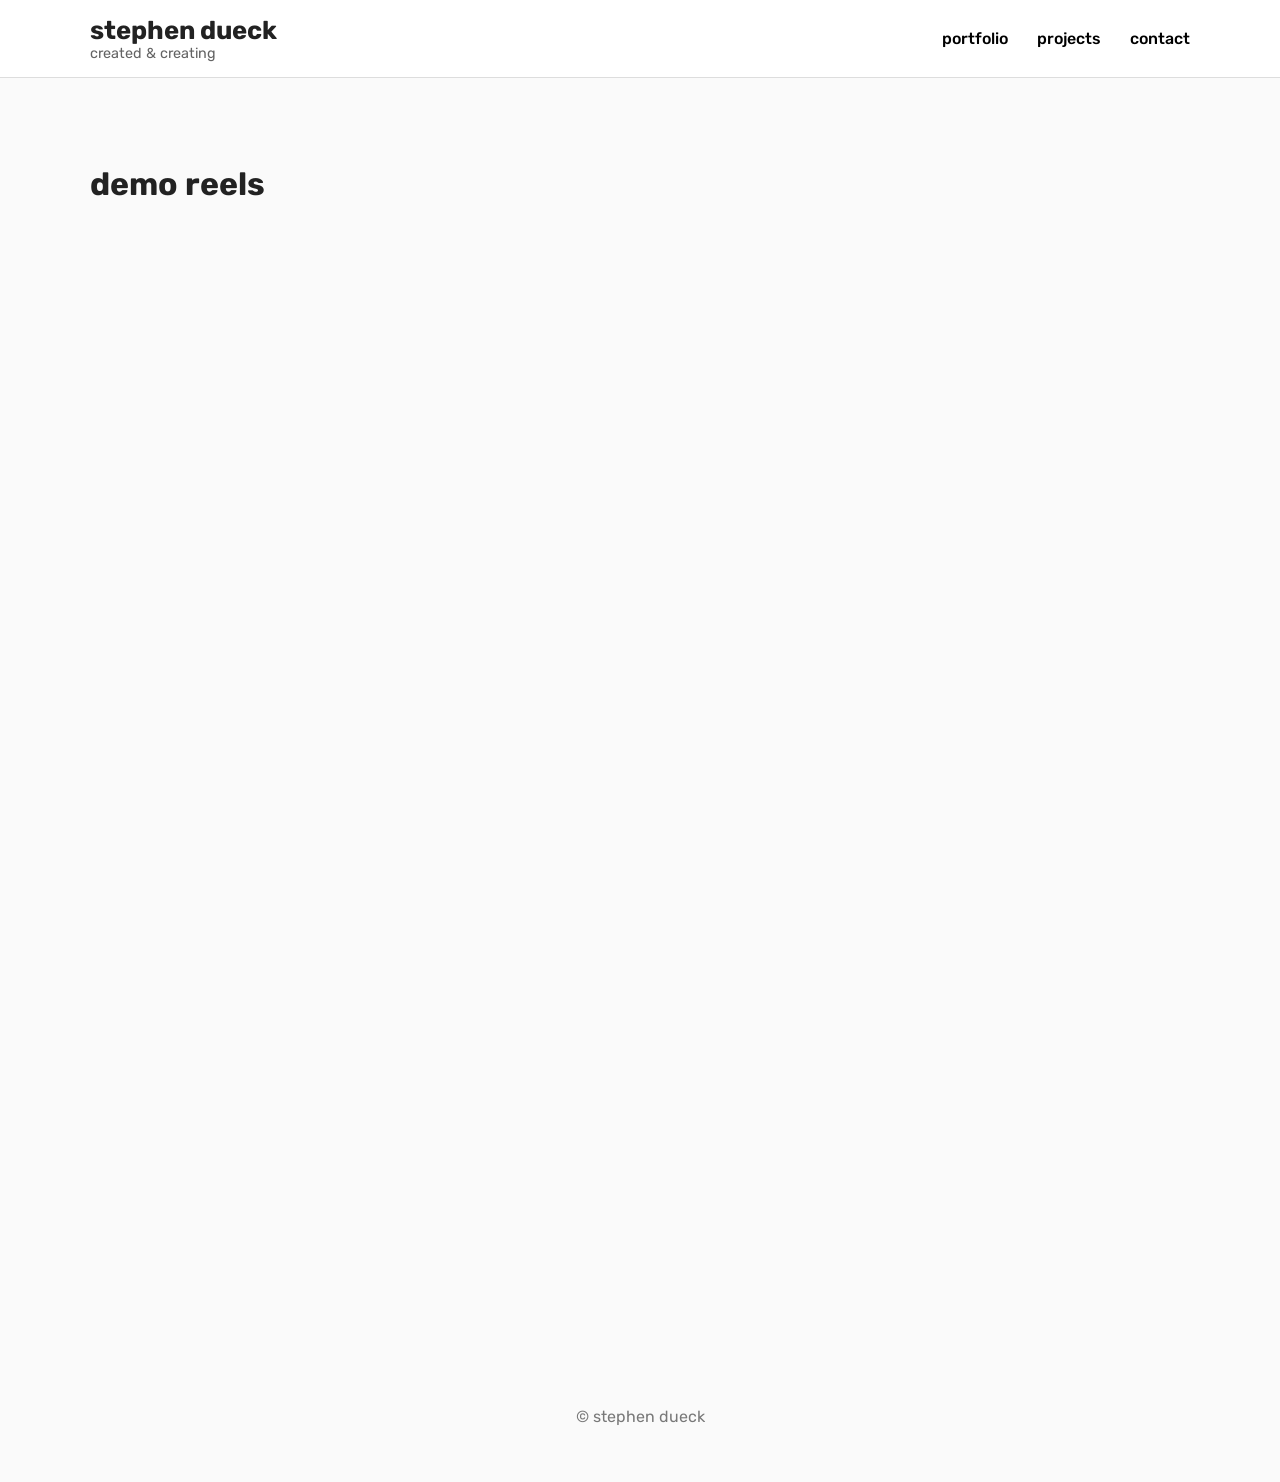
<file: animation.html>
<!DOCTYPE html>
<html lang="en">
<head>
<meta charset="UTF-8">
<meta name="viewport" content="width=device-width, initial-scale=1.0">
<title>illustration | stephen dueck</title>
<link rel="stylesheet" href="style.css">
<link href="https://fonts.googleapis.com/css2?family=Rubik:wght@300;400;600&display=swap" rel="stylesheet">
</head>

<body>

<header>
  <div class="header-container">
    <div class="site-title">
      <h1><a href="index.html" class="home-link">stephen dueck</a></h1>
      <p class="subtitle">created & creating</p>
    </div>
    <nav>
      <a href="portfolio.html">portfolio</a>
      <a href="projects.html">projects</a>
      <a href="contact.html">contact</a>
    </nav>
  </div>
</header>

<main> 
  
<main class="page">

<h2 class="page-title">demo reels</h2>

</body>
</html><div class="video-wrapper">
<iframe width="560" height="315" src="https://www.youtube.com/embed/i7ERubEAsdc?si=TWfpncrhkJADLOwI" title="YouTube video player" frameborder="0" allow="accelerometer; autoplay; clipboard-write; encrypted-media; gyroscope; web-share" referrerpolicy="strict-origin-when-cross-origin" allowfullscreen></iframe>
  </iframe>
</div>

</body>
</html><div class="video-wrapper">
<iframe width="560" height="315" src="https://www.youtube.com/embed/yePdCPzeUAM?si=3ikPcYgohAKfVuzn" title="YouTube video player" frameborder="0" allow="accelerometer; autoplay; clipboard-write; encrypted-media; gyroscope; web-share" referrerpolicy="strict-origin-when-cross-origin" allowfullscreen></iframe>  </iframe>
</div>


</main>

<footer>
  <p>© stephen dueck</p>
</footer>
</file>
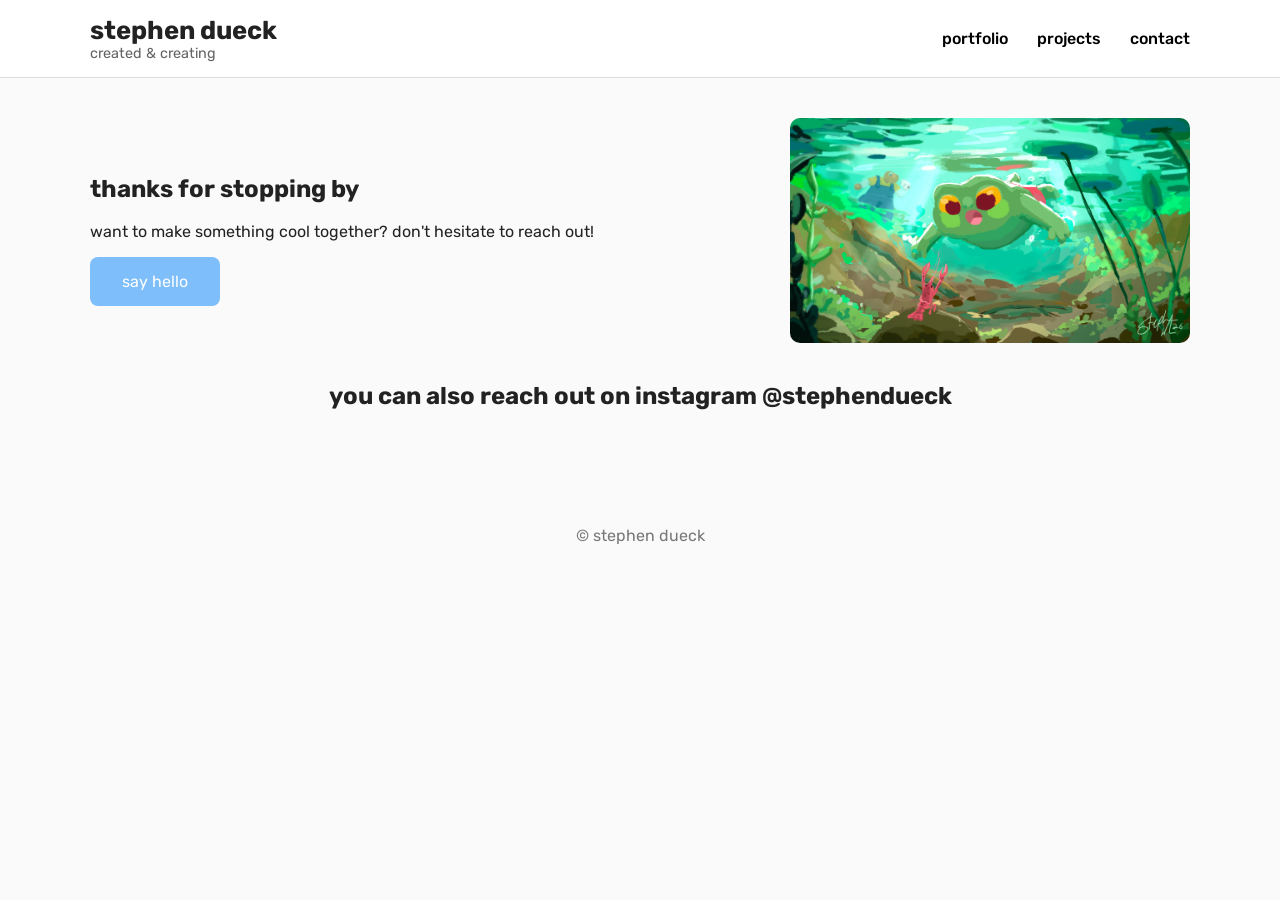
<file: contact.html>
<!DOCTYPE html>
<html lang="en">
<head>
<meta charset="UTF-8">
<meta name="viewport" content="width=device-width, initial-scale=1.0">

<title>stephen dueck</title>

<link rel="stylesheet" href="style.css">

<!-- rubik font -->
<link href="https://fonts.googleapis.com/css2?family=Rubik:wght@300;400;600&display=swap" rel="stylesheet">
</head>

<body>

<header>
  <div class="header-container">

    <div class="site-title">
      <h1>
        <a href="index.html" class="home-link">
          stephen dueck
        </a>
      </h1>
      <p class="subtitle">created & creating</p>
    </div>

    <nav>
      <a href="portfolio.html">portfolio</a>
      <a href="projects.html">projects</a>
      <a href="contact.html">contact</a>
    </nav>

  </div>
</header>

<main>
</div> 
</section>
    
<section class="links">
  <div class="links-grid">
    
    <div>
      <h2 class="section-title">thanks for stopping by</h2>
      <p>
        want to make something cool together? don't hesitate to reach out!
      </p>
      
<a href="mailto:stephe.dueck@gmail.com?subject=Hello!" class="button" target="_blank" rel="noopener">say hello</a>
</div>
    
       <img src="images/2GB/blueworld.png">
     
  </div>
<br>
<div class="center">
<h2 class="section-title">you can also reach out on instagram @stephendueck</h2>
</div>
</section>

</main>

<footer>
  <p>© stephen dueck</p>
</footer>

</body>
</html>
</file>
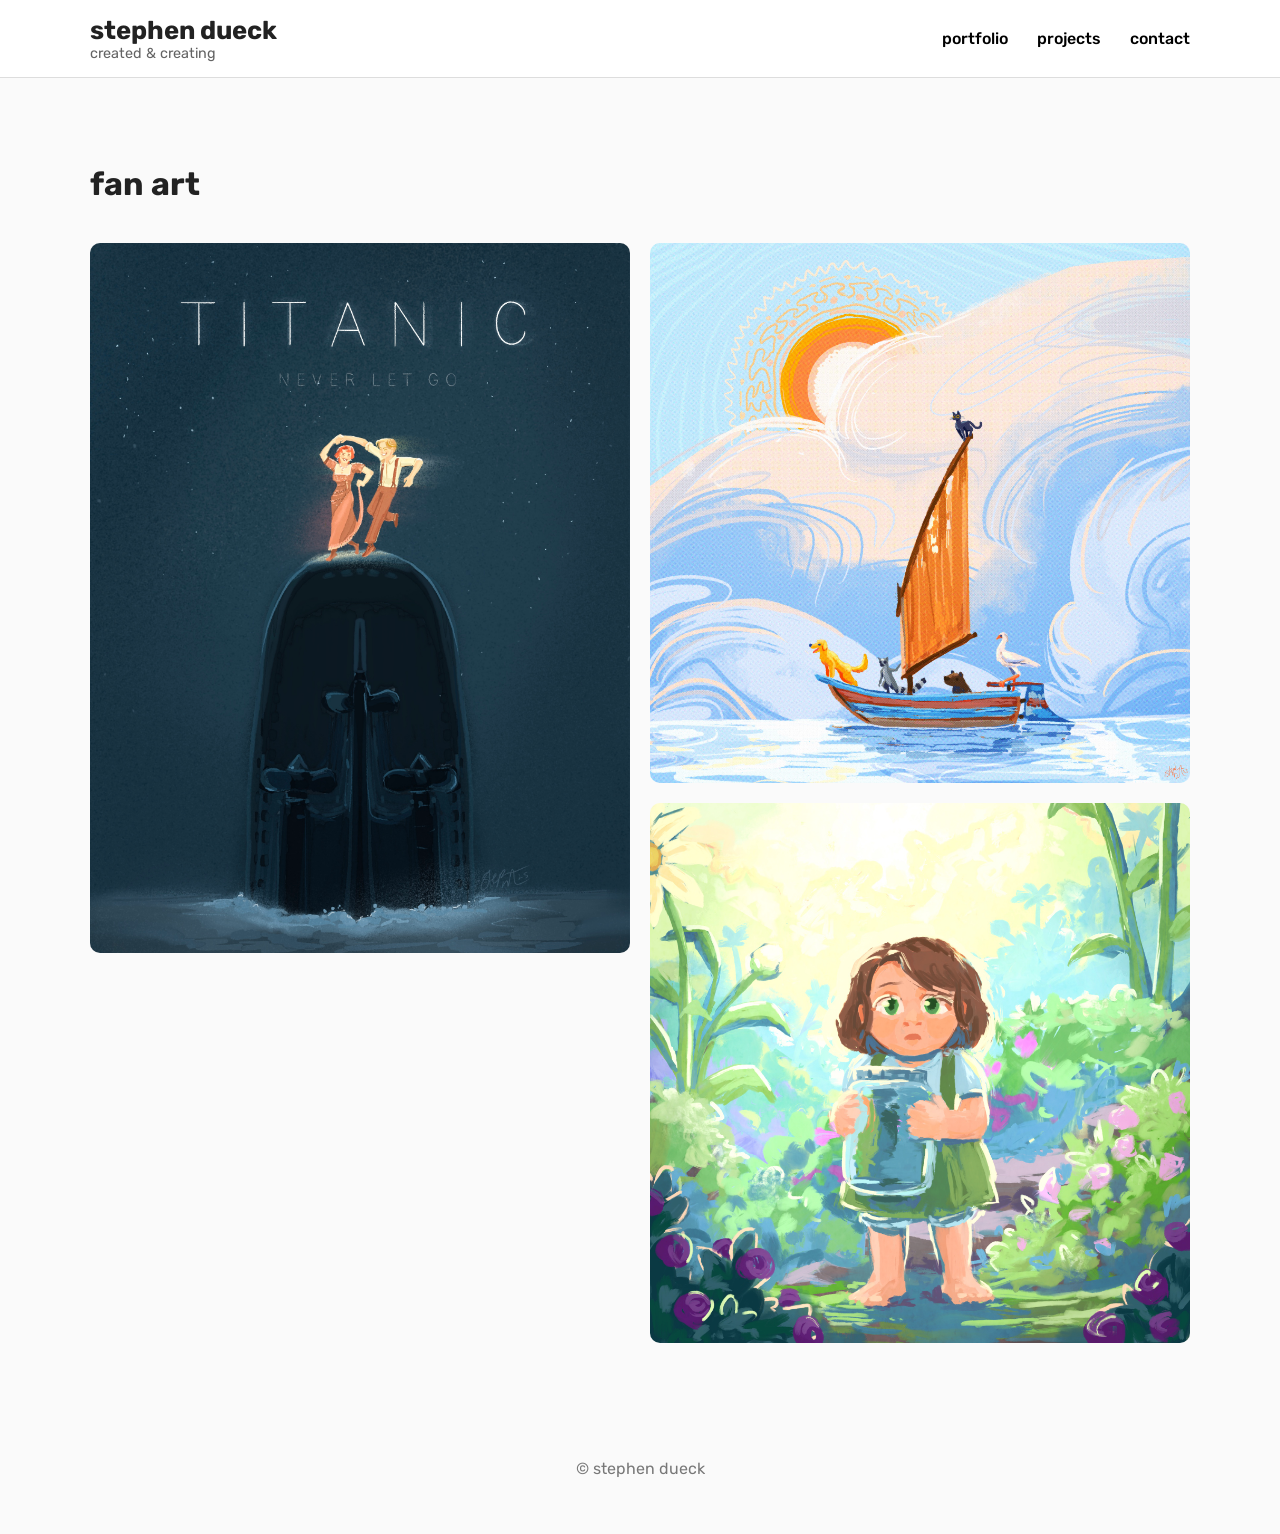
<file: fan art.html>
<!DOCTYPE html>
<html lang="en">
<head>
<meta charset="UTF-8">
<meta name="viewport" content="width=device-width, initial-scale=1.0">
<title>illustration | stephen dueck</title>
<link rel="stylesheet" href="style.css">
<link href="https://fonts.googleapis.com/css2?family=Rubik:wght@300;400;600&display=swap" rel="stylesheet">
</head>

<body>

<header>
  <div class="header-container">
    <div class="site-title">
      <h1><a href="index.html" class="home-link">stephen dueck</a></h1>
      <p class="subtitle">created & creating</p>
    </div>
    <nav>
      <a href="portfolio.html">portfolio</a>
      <a href="projects.html">projects</a>
      <a href="contact.html">contact</a>
    </nav>
  </div>
</header>

<main class="page">

<h2 class="page-title">fan art</h2>

<div class="gallery">
  <img src="images/fanart/titanic.jpg">
  <img src="images/fanart/flow.jpg">
  <img src="images/fanart/amelie.jpg">
</div>

</main>

<footer>
  <p>© stephen dueck</p>
</footer>

</body>
</html>
</file>
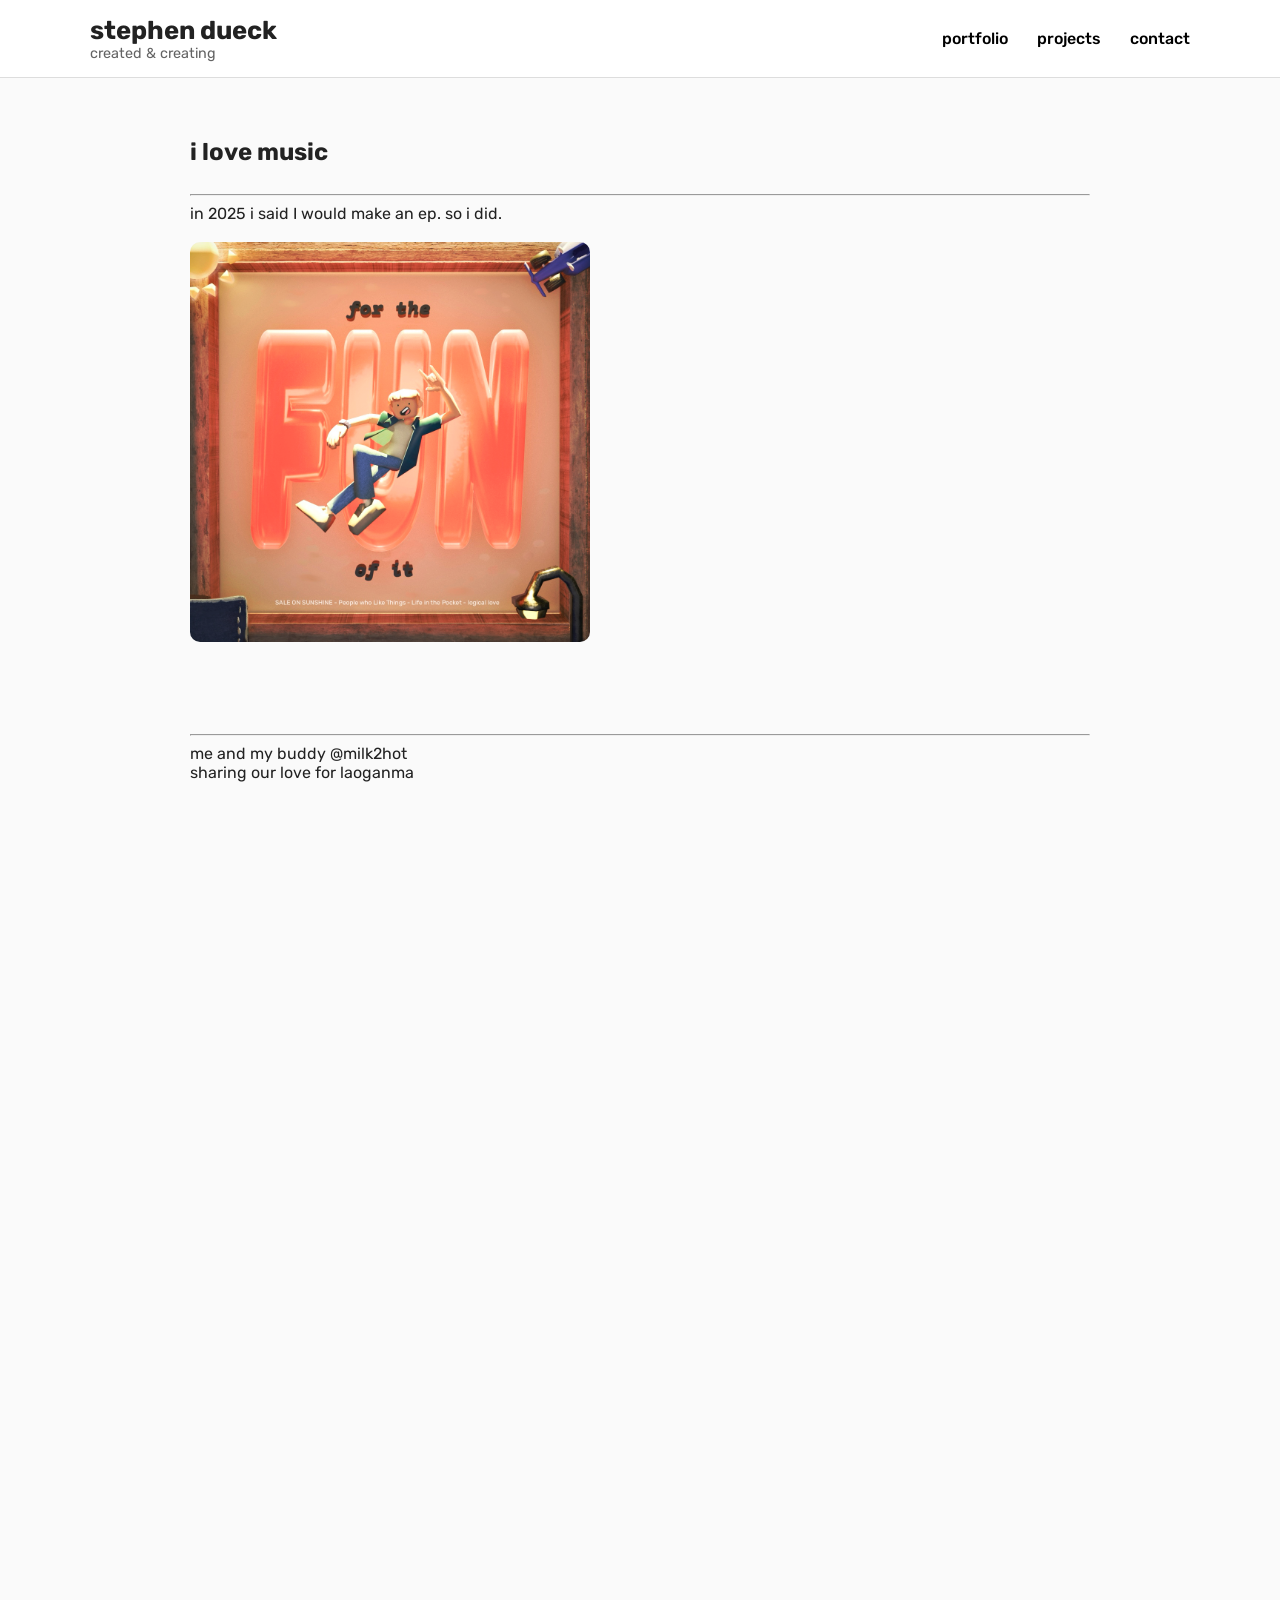
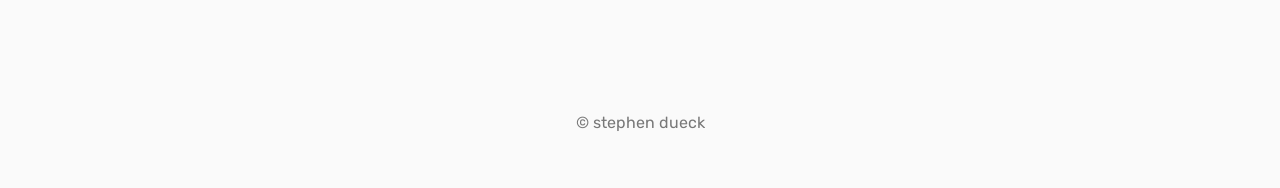
<file: music.html>
<!DOCTYPE html>
<html lang="en">
<head>
<meta charset="UTF-8">
<meta name="viewport" content="width=device-width, initial-scale=1.0">

<title>stephen dueck</title>

<link rel="stylesheet" href="style.css">

<!-- rubik font -->
<link href="https://fonts.googleapis.com/css2?family=Rubik:wght@300;400;600&display=swap" rel="stylesheet">
</head>

<body>

<header>
  <div class="header-container">

    <div class="site-title">
      <h1>
        <a href="index.html" class="home-link">
          stephen dueck
        </a>
      </h1>
      <p class="subtitle">created & creating</p>
    </div>

    <nav>
      <a href="portfolio.html">portfolio</a>
      <a href="projects.html">projects</a>
      <a href="contact.html">contact</a>
    </nav>

  </div>
</header>

<main>

<section class="about">
  <div class="about-grid">
  <h2>i love music</h2></h2>
  </div>
  <hr>
<div>
in 2025 i said I would make an ep. so i did.
  <br>
  <br>
</div>
   <div class="links-grid">
 <div>
<img src="images/fun.png">
  </div>
<div class="bandcamp-wrapper">
<iframe style="border: 0; width: 400px; height: 274px;" src="https://bandcamp.com/EmbeddedPlayer/album=3683224593/size=large/bgcol=ffffff/linkcol=0687f5/artwork=small/transparent=true/" seamless><a href="https://stephendueck.bandcamp.com/album/for-the-fun-of-it">For the Fun of It by Stephen Dueck</a></iframe>
  </iframe>
</div>
</section>
<section class="about">
<hr>
<div class="about-grid">
me and my buddy @milk2hot sharing our love for laoganma
</div> 
<div class="video-wrapper short">
  <iframe 
    src="https://www.youtube.com/embed/yeE3oJ5lV54"
    title="YouTube Short"
    frameborder="0"
    allowfullscreen>
  </iframe>
</div>
  
</section>

</main>

<footer>
  <p>© stephen dueck</p>
</footer>

</body>
</html>
</file>
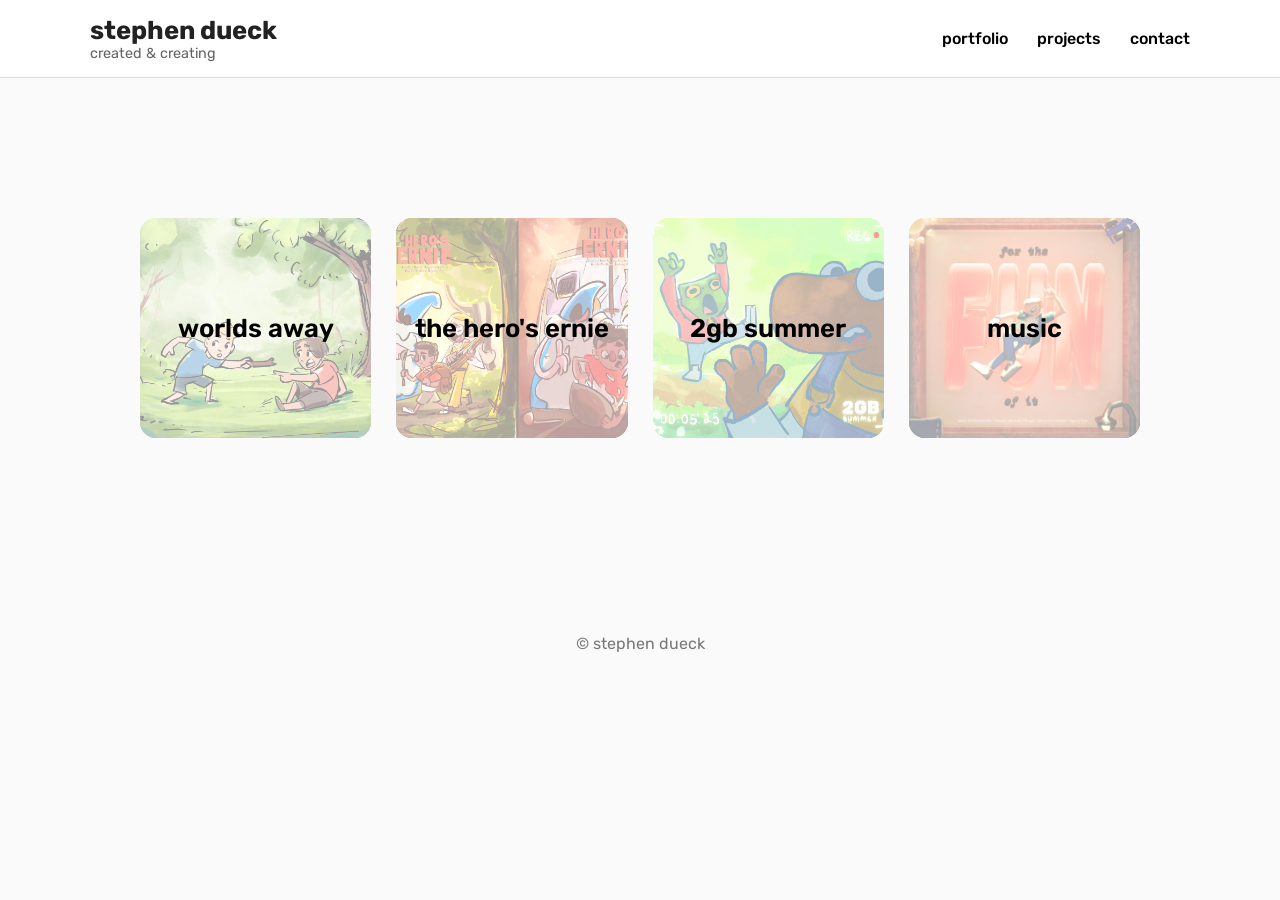
<file: projects.html>
<!DOCTYPE html>
<html lang="en">
<head>
<meta charset="UTF-8">
<meta name="viewport" content="width=device-width, initial-scale=1.0">
<title>portfolio | stephen dueck</title>
<link rel="stylesheet" href="style.css">
<link href="https://fonts.googleapis.com/css2?family=Rubik:wght@300;400;600&display=swap" rel="stylesheet">
</head>

<body>

<header>
  <div class="header-container">
    <div class="site-title">
      <h1><a href="index.html" class="home-link">stephen dueck</a></h1>
      <p class="subtitle">created & creating</p>
    </div>
    <nav>
      <a href="portfolio.html">portfolio</a>
      <a href="projects.html">projects</a>
      <a href="contact.html">contact</a>
    </nav>
  </div>
</header>
<main class="page">
  <div class="project-grid">

    <a href="worlds.html" class="project-card worlds">
      <span>worlds away</span>
    </a>

    <a href="the.html" class="project-card ernie">
      <span>the hero's ernie</span>
    </a>

    <a href="summer.html" class="project-card summer">
      <span>2gb summer</span>
    </a>

    <a href="music.html" class="project-card music">
      <span>music</span>
    </a>

  </div>
</main>
  
<footer>
  <p>© stephen dueck</p>
</footer>

</body>
</html>
</file>
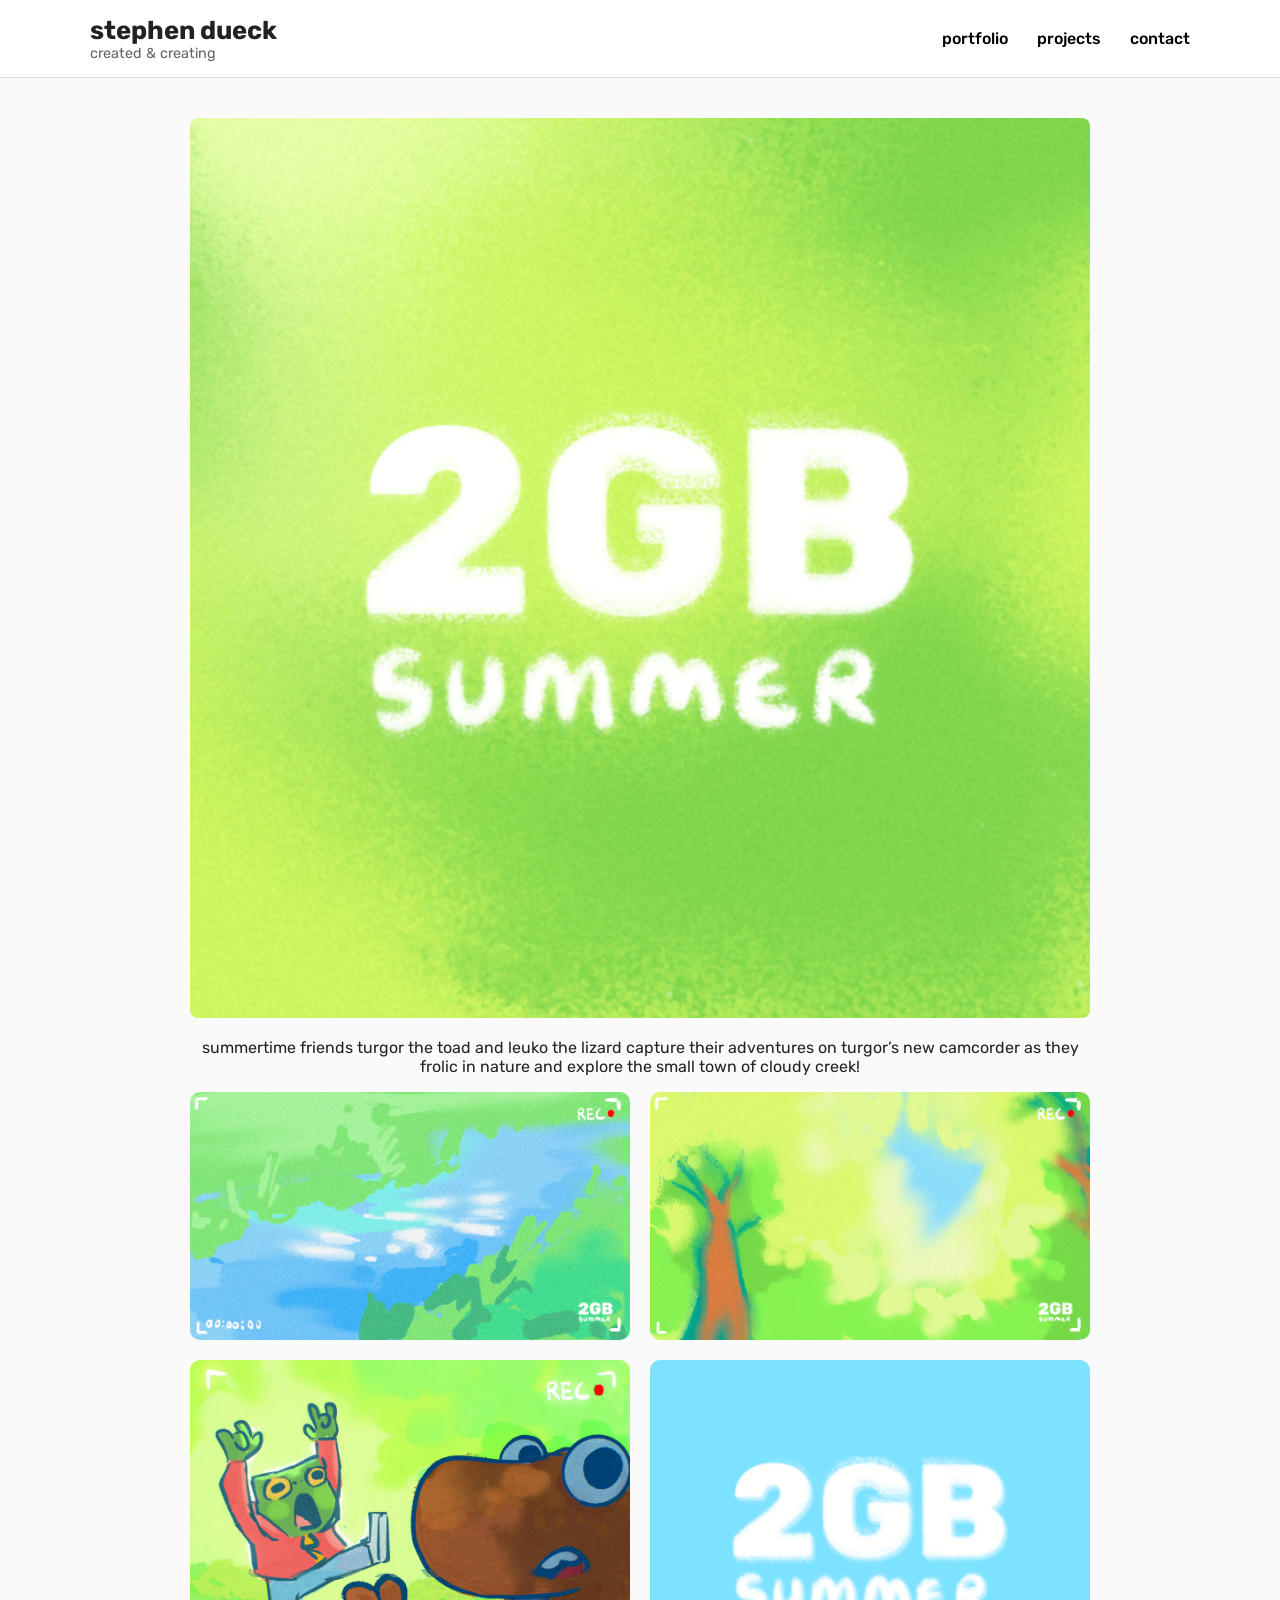
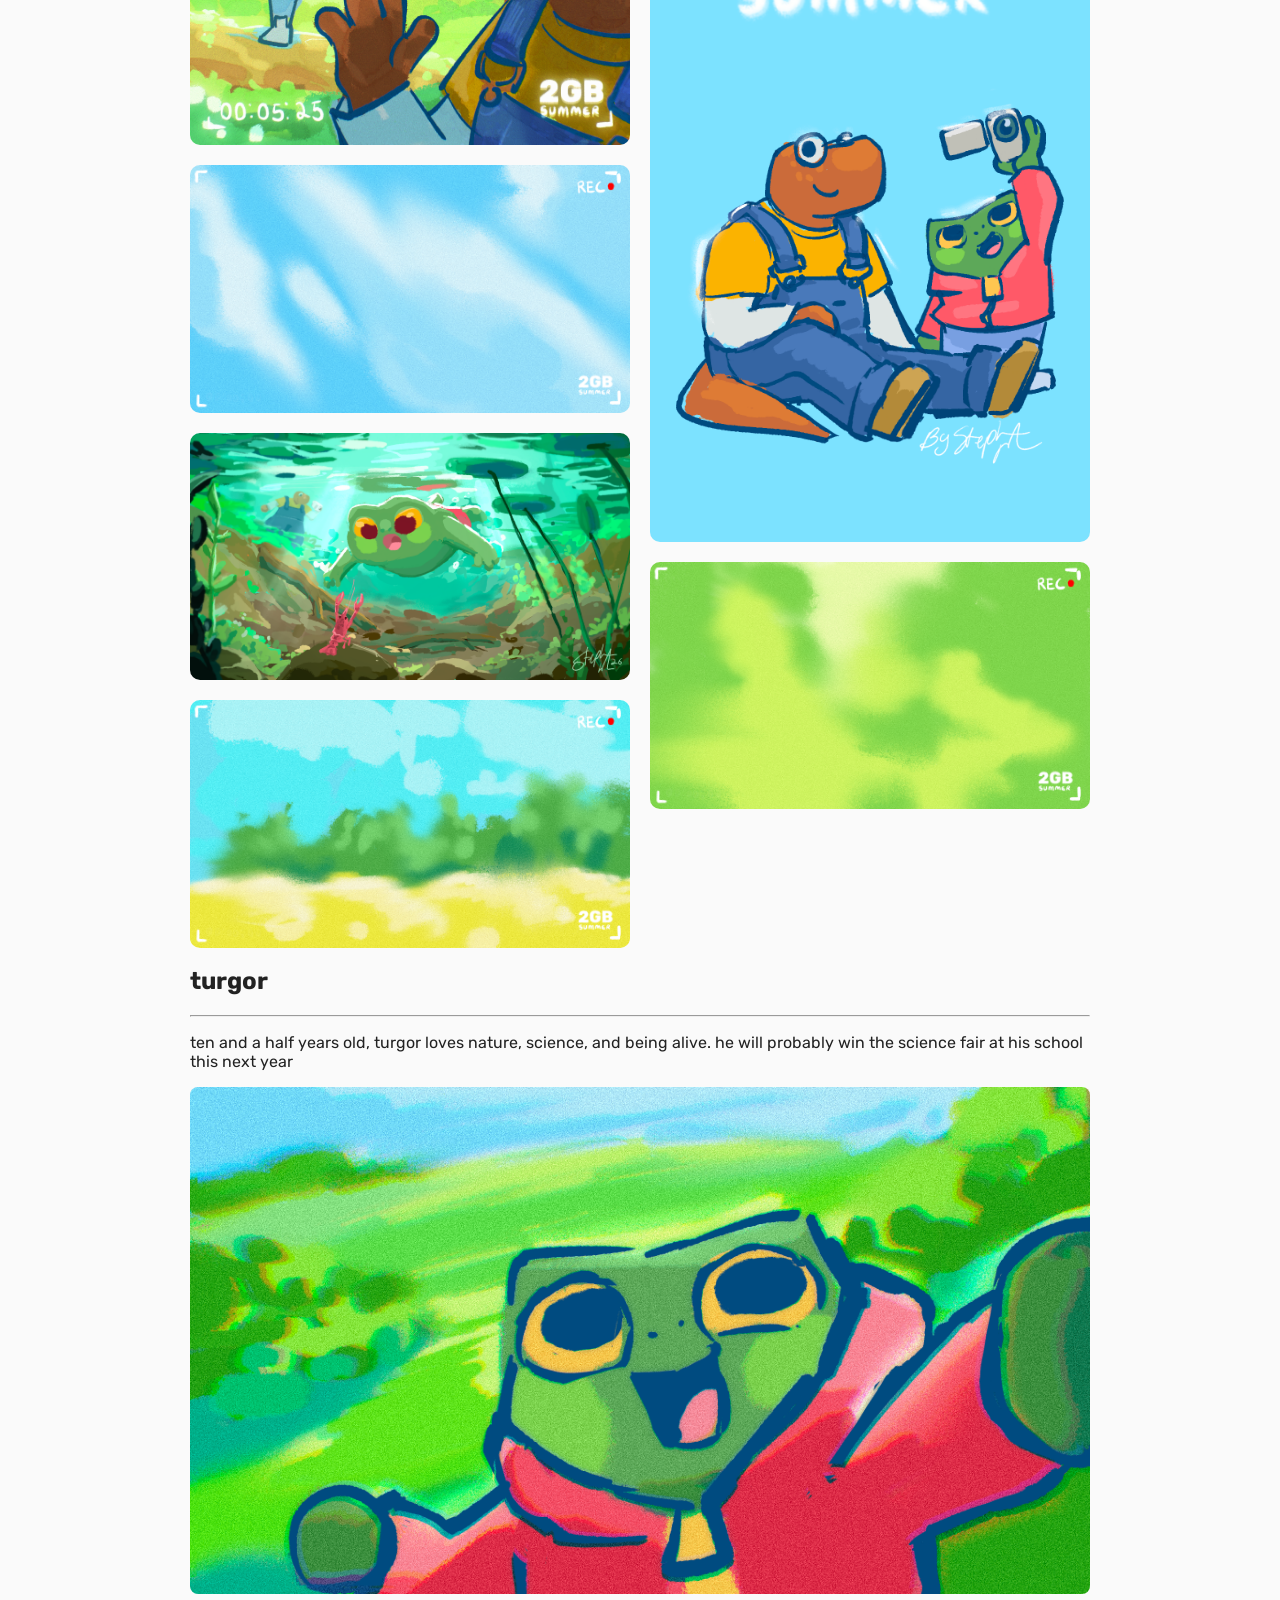
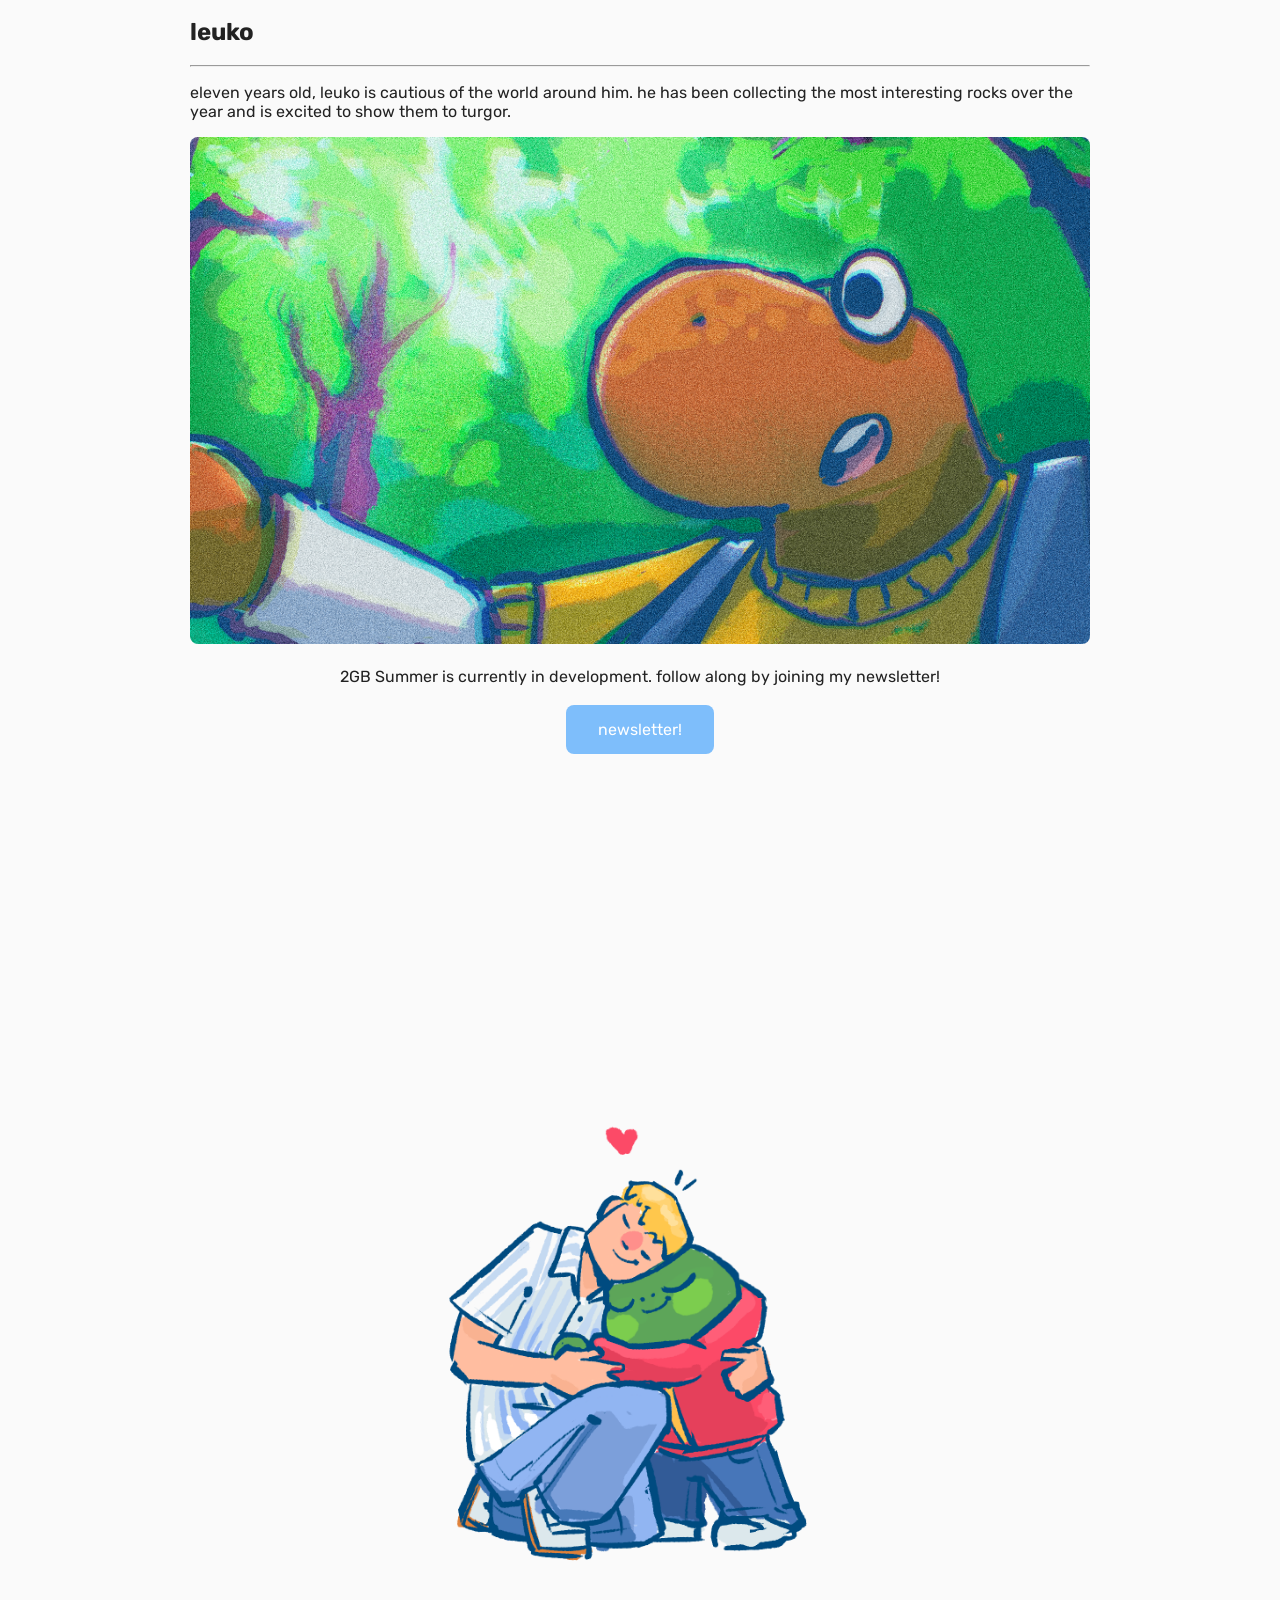
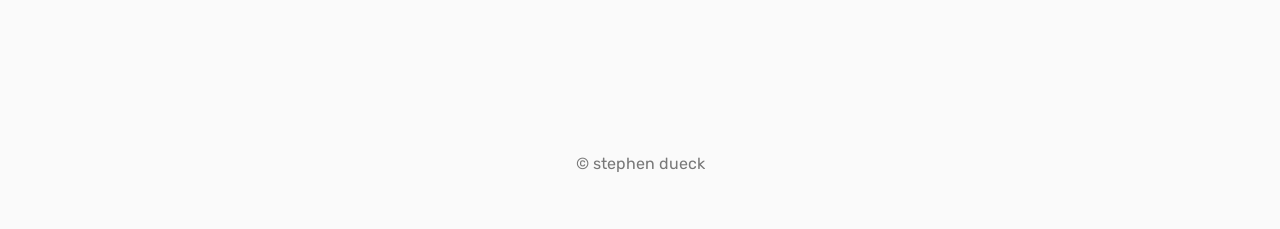
<file: summer.html>
<!DOCTYPE html>
<html lang="en">
<head>
<meta charset="UTF-8">
<meta name="viewport" content="width=device-width, initial-scale=1.0">

<title>stephen dueck</title>

<link rel="stylesheet" href="style.css">

<!-- rubik font -->
<link href="https://fonts.googleapis.com/css2?family=Rubik:wght@300;400;600&display=swap" rel="stylesheet">
</head>

<body>

<header>
  <div class="header-container">

    <div class="site-title">
      <h1>
        <a href="index.html" class="home-link">
          stephen dueck
        </a>
      </h1>
      <p class="subtitle">created & creating</p>
    </div>

    <nav>
      <a href="portfolio.html">portfolio</a>
      <a href="projects.html">projects</a>
      <a href="contact.html">contact</a>
    </nav>

  </div>
</header>

<main>
<section class="about">

  <div>
   <img src="images/2GB/2gblogo.png">
  </div>
<div class="center">
    <p>
      summertime friends turgor the toad and leuko the lizard capture their adventures on turgor’s new camcorder as they frolic in nature and explore the small town of cloudy creek! 
    </p> 
  </div>

  <div class="gallery">
    <img src="images/2GB/bg.png">
    <img src="images/2GB/boys.png">
    <img src="images/2GB/sky.PNG">
    <img src="images/2GB/blueworld.png">
    <img src="images/2GB/field.PNG">
    <img src="images/2GB/tree.PNG">
    <img src="images/2GB/blue.png">
    <img src="images/2GB/trees.PNG">
  </div>
 <h2 class="worlds-away">turgor</h2>
    <hr>
    <p>
      ten and a half years old, turgor loves nature, science, and being alive. 
      
      he will probably win the science fair at his school this next year
    </p> 
  
<img src="images/2GB/turgor.png">
  </div>

   </div>
 <h2 class="worlds-away">leuko</h2>
    <hr>
    <p>
      eleven years old, leuko is cautious of the world around him. 
      
      he has been collecting the most interesting rocks over the year and is excited to show them to turgor.
    </p> 
  
<img src="images/2GB/leuko.png">
  </div>
<br>
<br>
<div class="center"> 
2GB Summer is currently in development. follow along by joining my newsletter!
       </div>
  <br>
  <div class="center"> 
 <a href="https://substack.com/@stephendueck" class="button" target="_blank" rel="noopener">newsletter!</a>
      </div>
  
  <img src="images/2GB/goodfriends.png">
</section>

</main>

<footer>
  <p>© stephen dueck</p>
</footer>

</body>
</html>
</file>
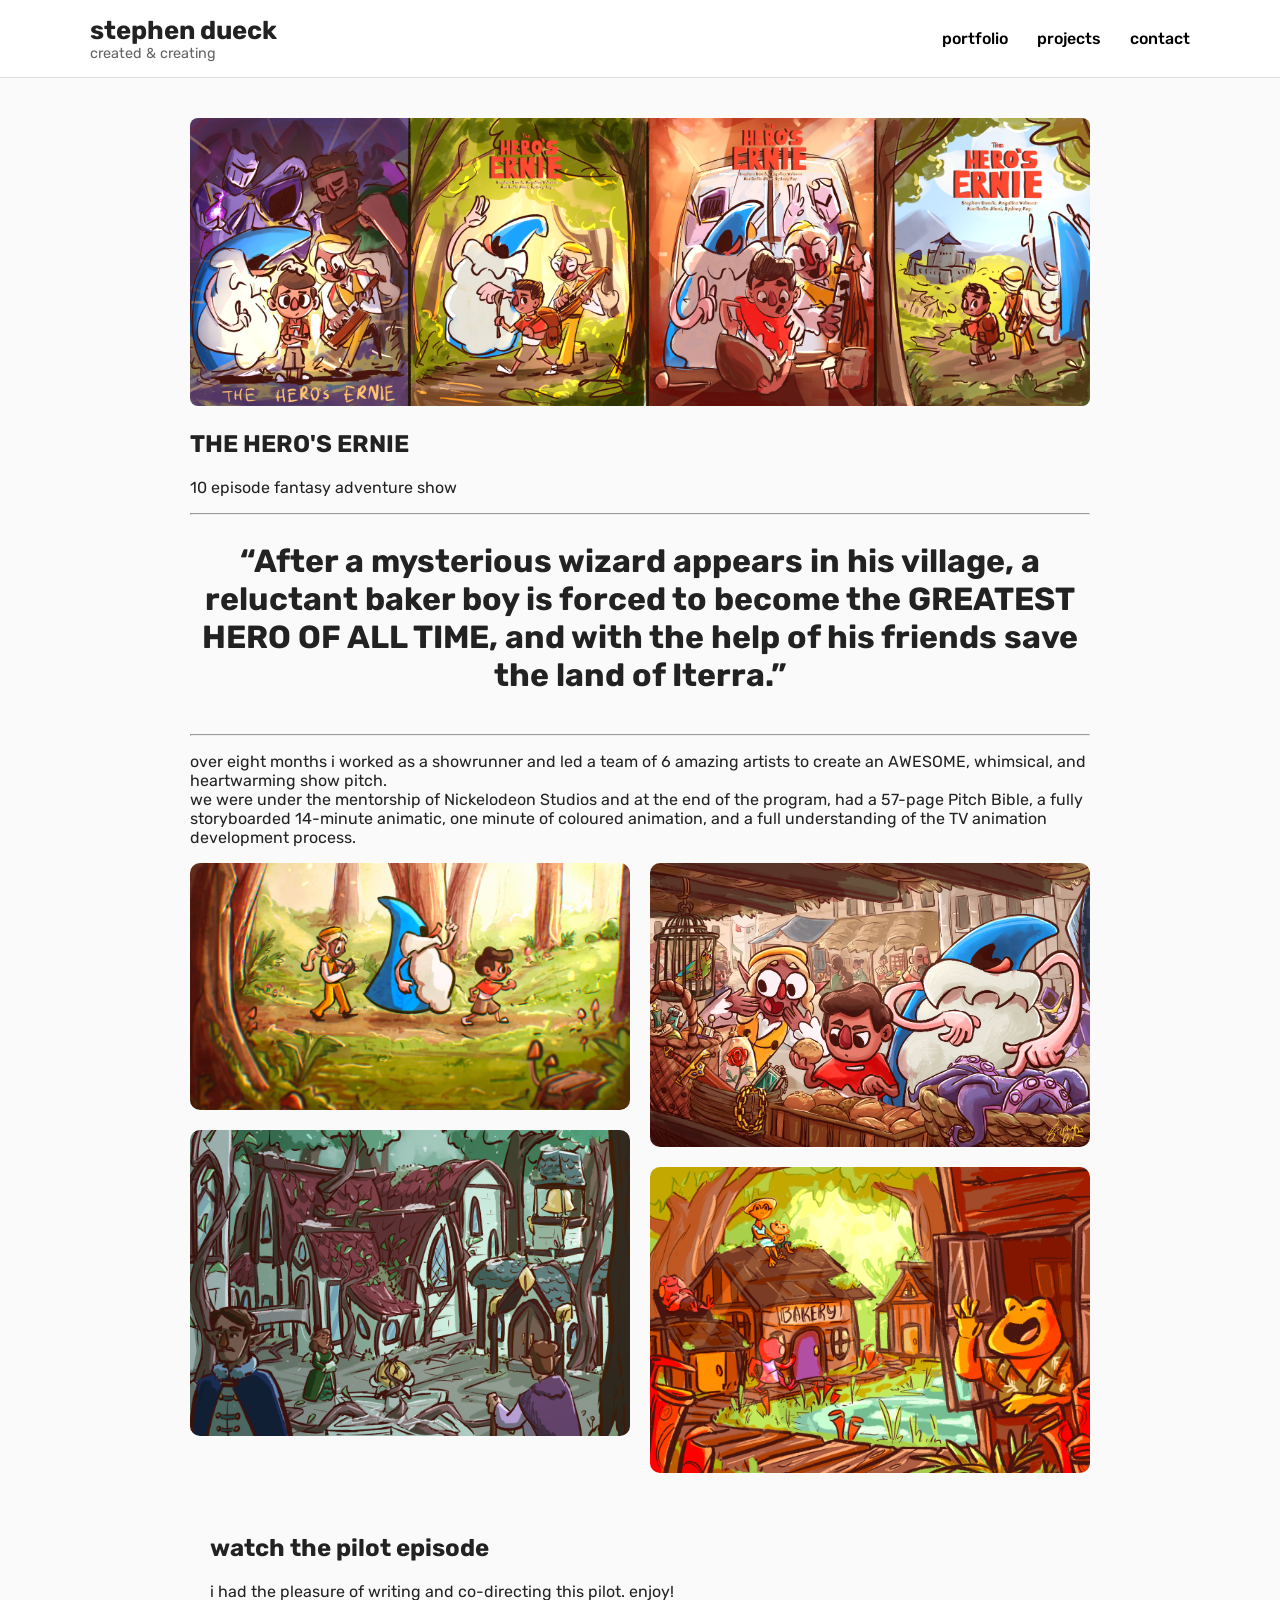
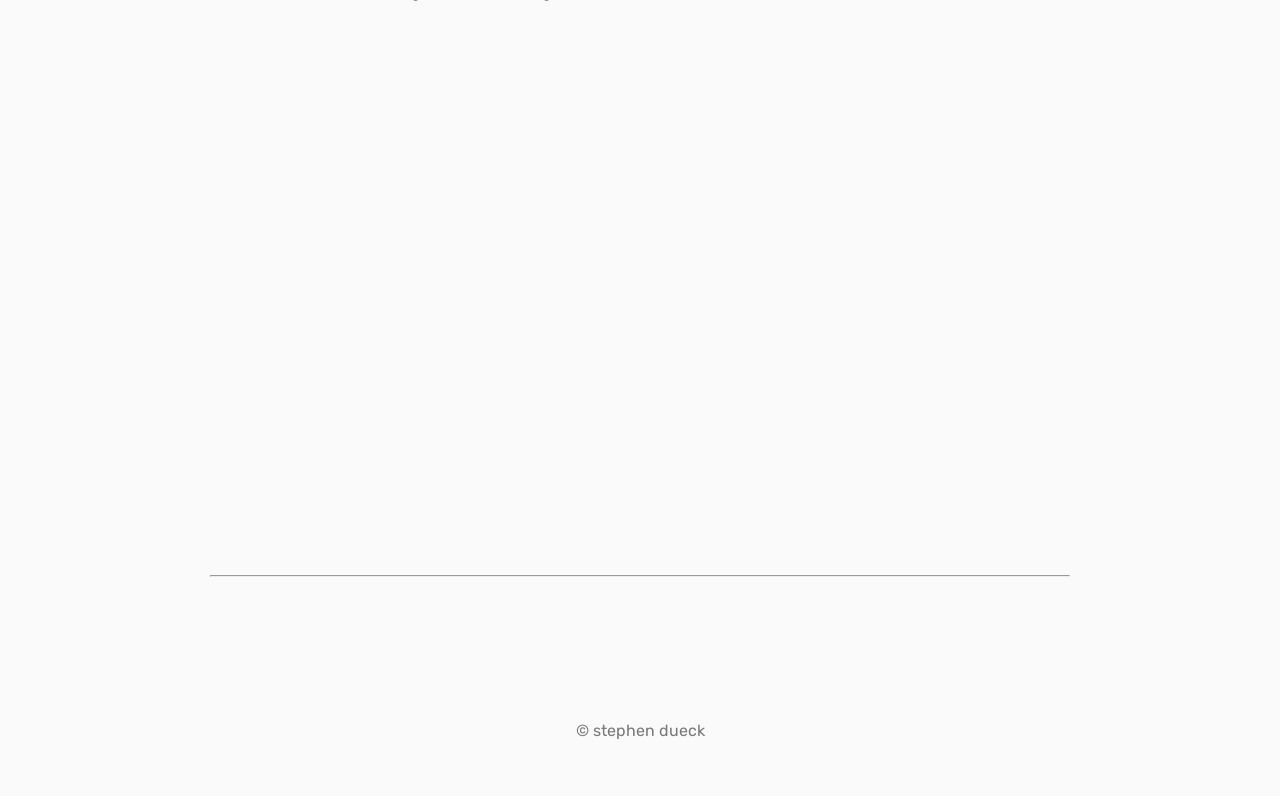
<file: the.html>
<!DOCTYPE html>
<html lang="en">
<head>
<meta charset="UTF-8">
<meta name="viewport" content="width=device-width, initial-scale=1.0">

<title>stephen dueck</title>

<link rel="stylesheet" href="style.css">

<!-- rubik font -->
<link href="https://fonts.googleapis.com/css2?family=Rubik:wght@300;400;600&display=swap" rel="stylesheet">
</head>

<body>

<header>
  <div class="header-container">

    <div class="site-title">
      <h1>
        <a href="index.html" class="home-link">
          stephen dueck
        </a>
      </h1>
      <p class="subtitle">created & creating</p>
    </div>

    <nav>
      <a href="portfolio.html">portfolio</a>
      <a href="projects.html">projects</a>
      <a href="contact.html">contact</a>
    </nav>

  </div>
</header>

<main>
<section class="about">
  
  <img src="images/the-heros-ernie/banner.png" alt="the banner">
     
   <h2>THE HERO'S ERNIE</h2>
     <p>
        10 episode fantasy adventure show
      </p>
  <hr> 
  
<div class="center">    
<h2 class="page-title">“After a mysterious wizard appears in his village, a reluctant baker boy is forced to become the GREATEST HERO OF ALL TIME, and with the help of his friends save the land of Iterra.”
</h2>
</div>
<hr> 
    <p>over eight months i worked as a showrunner and led a team of 6 amazing artists to create an AWESOME, whimsical, and heartwarming show pitch. 
      
      <br>we were under the mentorship of Nickelodeon Studios and at the end of the program, had a 57-page Pitch Bible, a fully storyboarded 14-minute animatic, one minute of coloured animation, and a full understanding of the TV animation development process.  
    </p>
  </div>

  
<div class="gallery">
  <img src="images/the-heros-ernie/walk.png">
  <img src="images/the-heros-ernie/elvenwonderwood.png">
  <img src="images/the-heros-ernie/market.png">
  <img src="images/the-heros-ernie/froggybogwater.png">
</div>
  
<div>
  <section class="about">
     
   <h2>watch the pilot episode</h2>
     <p>
        i had the pleasure of writing and co-directing this pilot. enjoy!
      </p>
  
<div class="video-wrapper">
  <iframe src="https://www.youtube.com/embed/eP0Jod9lco8"
    title="YouTube video player"
    frameborder="0"
    allowfullscreen>
  </iframe>
</div>
  
  <hr> 
    
</section>    
</main>
<footer>
  <p>© stephen dueck</p>
</footer>

</body>
</html>
</file>
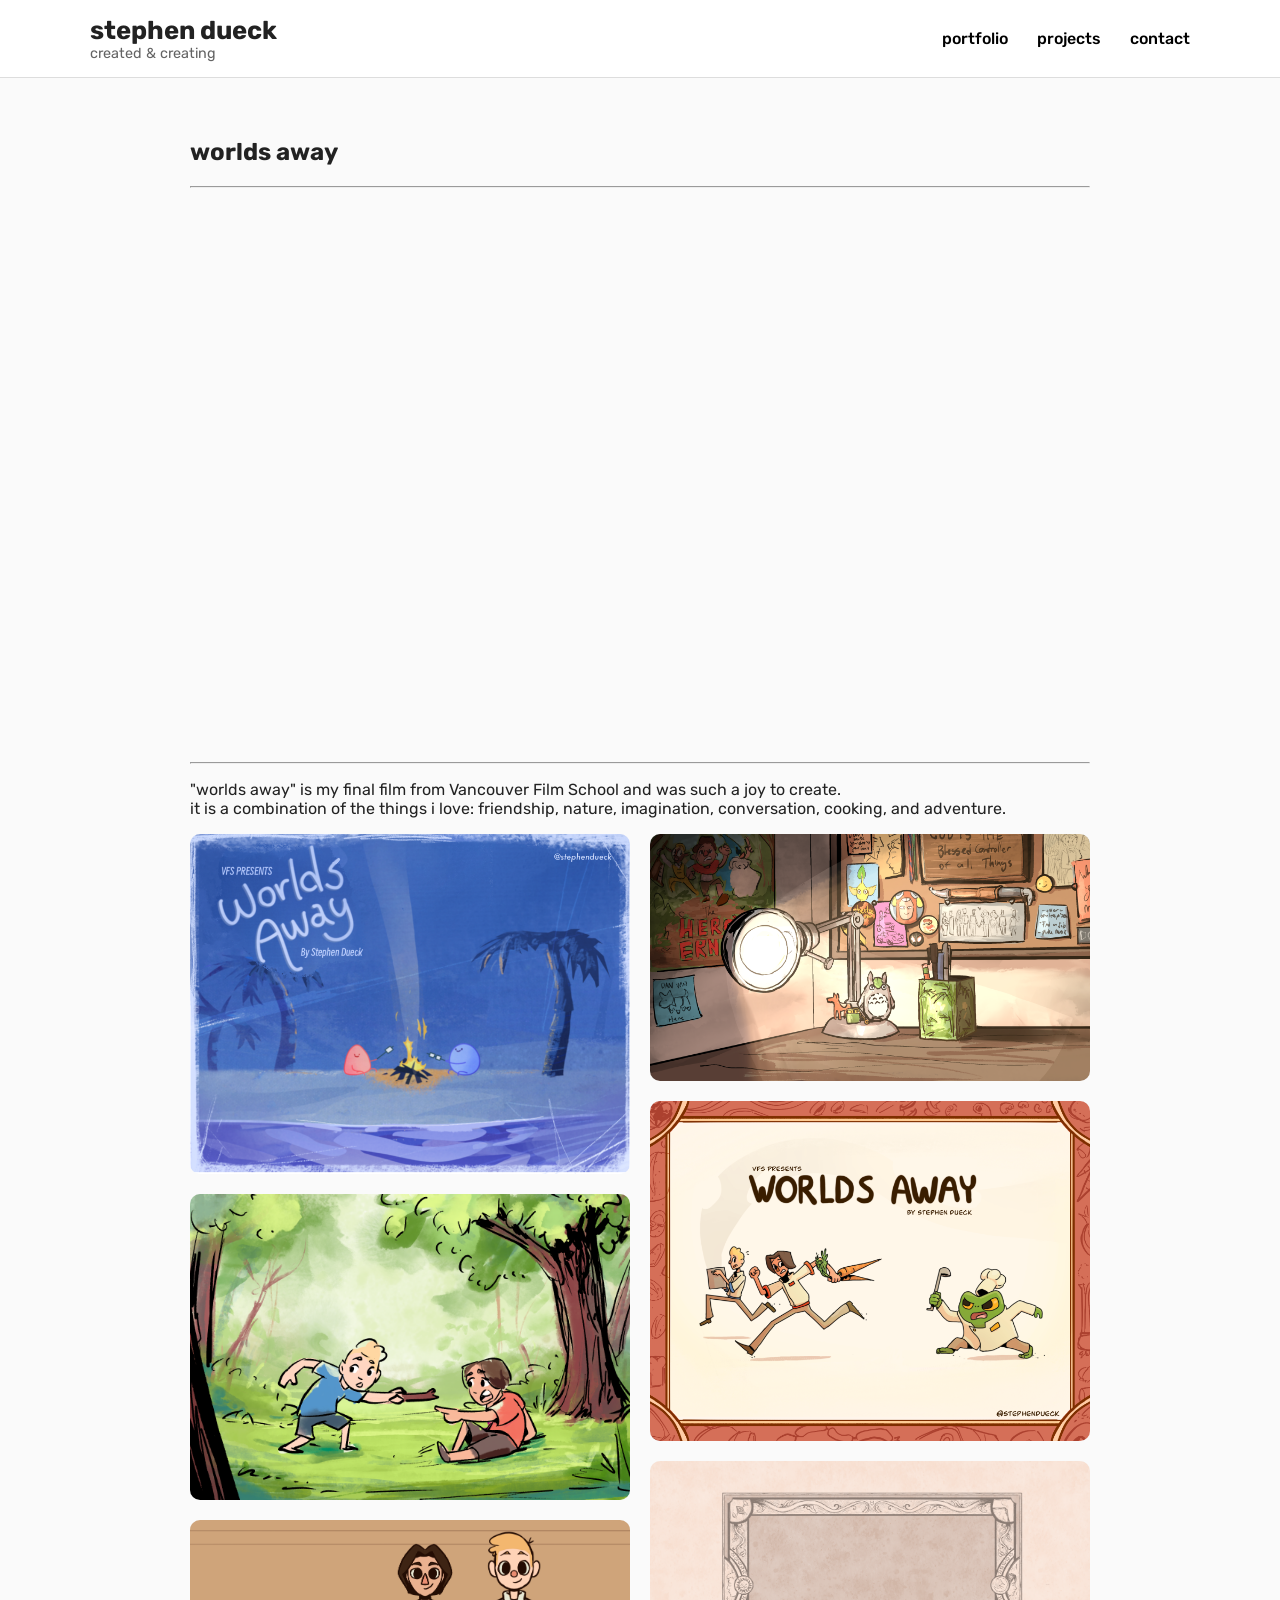
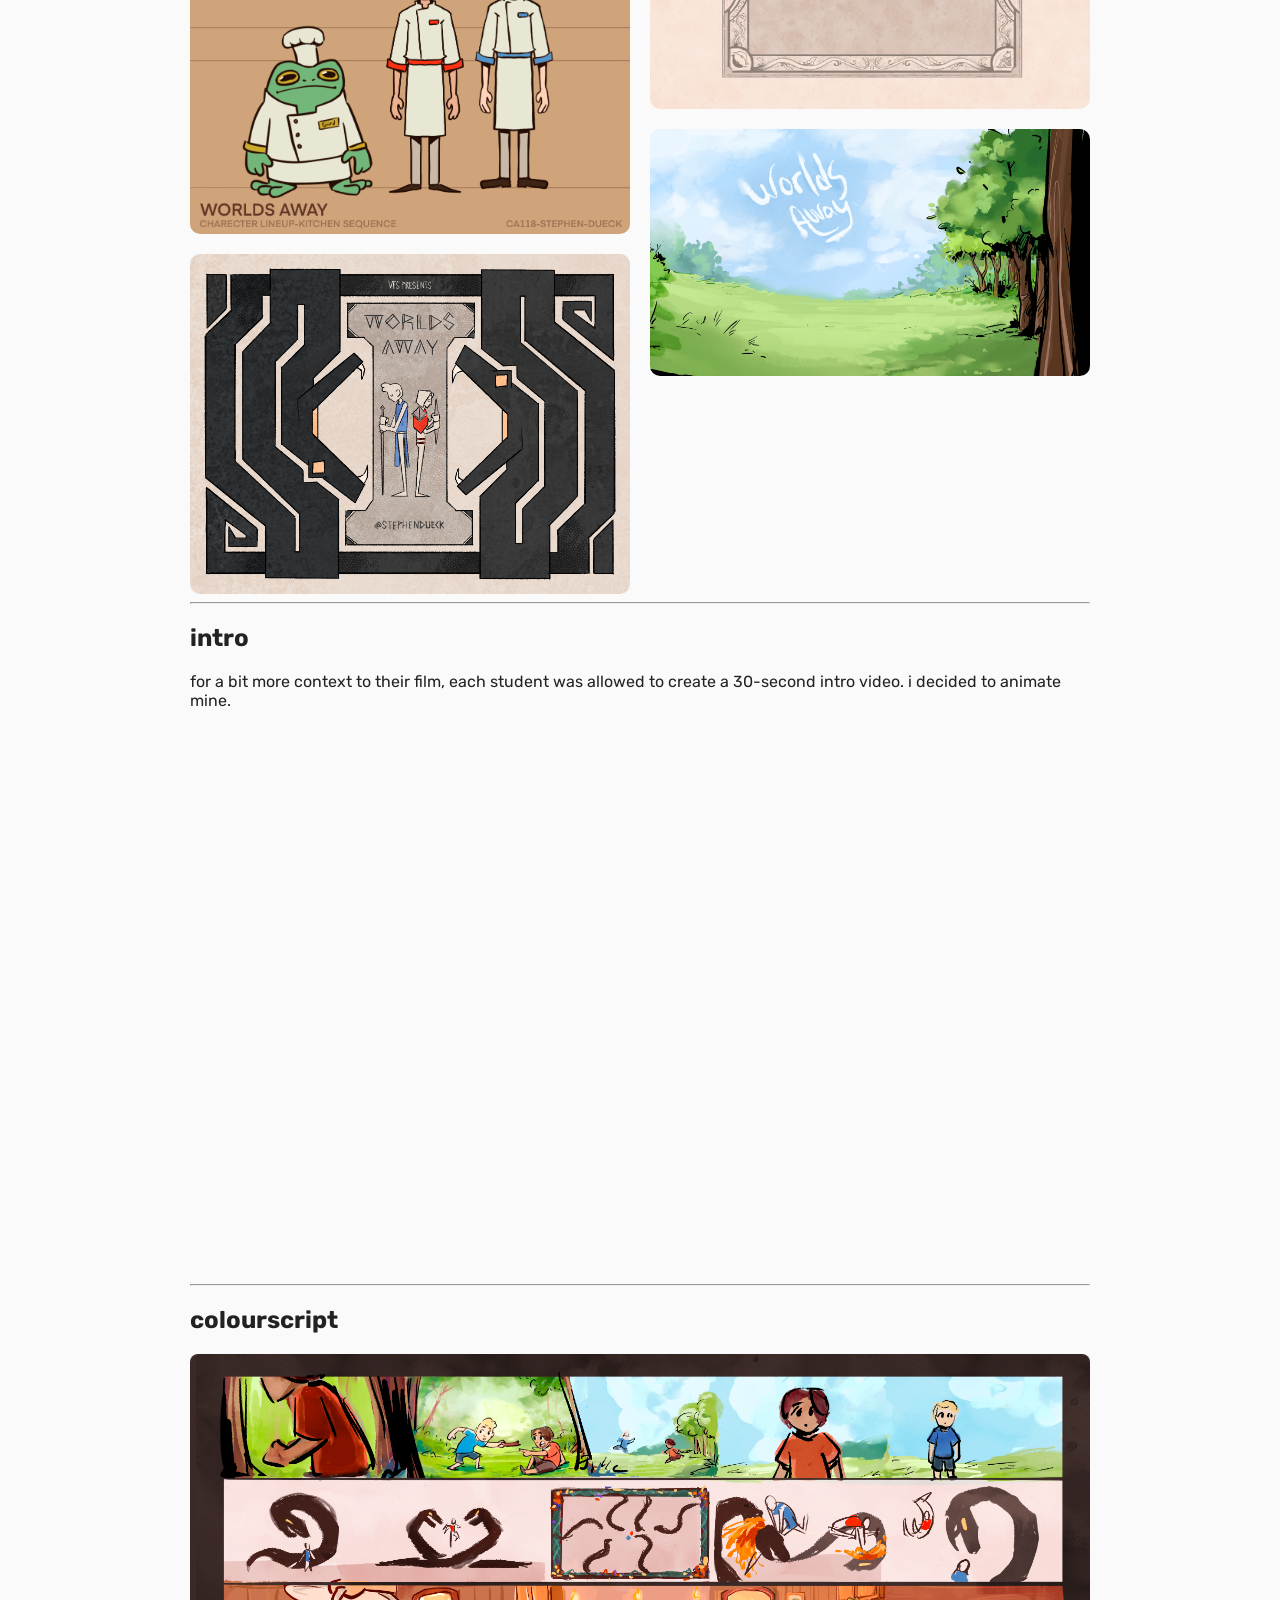
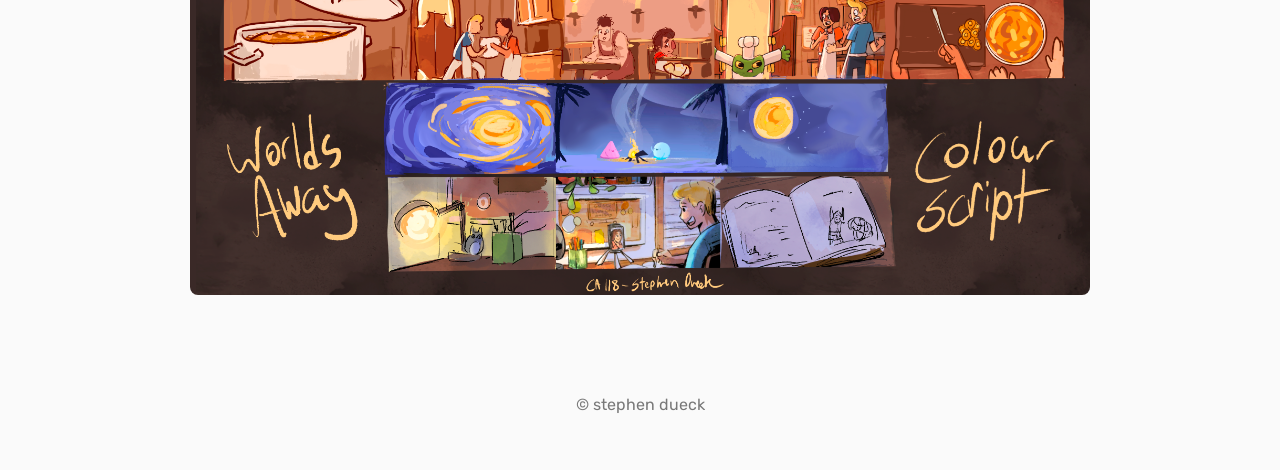
<file: worlds.html>
<!DOCTYPE html>
<html lang="en">
<head>
<meta charset="UTF-8">
<meta name="viewport" content="width=device-width, initial-scale=1.0">

<title>stephen dueck</title>

<link rel="stylesheet" href="style.css">

<!-- rubik font -->
<link href="https://fonts.googleapis.com/css2?family=Rubik:wght@300;400;600&display=swap" rel="stylesheet">
</head>

<body>

<header>
  <div class="header-container">

    <div class="site-title">
      <h1>
        <a href="index.html" class="home-link">
          stephen dueck
        </a>
      </h1>
      <p class="subtitle">created & creating</p>
    </div>

    <nav>
      <a href="portfolio.html">portfolio</a>
      <a href="projects.html">projects</a>
      <a href="contact.html">contact</a>
    </nav>

  </div>
</header>

<main>

<section class="about">

  <div>
    <h2 class="worlds-away">worlds away</h2>
    <hr>
  </div>

  <div class="video-wrapper">
    <iframe 
      src="https://www.youtube.com/embed/FFx6e56k2P4"
      title="YouTube video player"
      frameborder="0"
      allowfullscreen>
    </iframe>
  </div>
    <hr>
  <div>
    <p>
      "worlds away" is my final film from Vancouver Film School and was such a joy to create. 
      <br> it is a combination of the things i love: friendship, nature, imagination, conversation, 
      cooking, and adventure.
    </p> 
  </div>

  <div class="gallery">
    <img src="images/worlds-away/beach.png">
    <img src="images/worlds-away/forest.png">
    <img src="images/worlds-away/kitchen.png">
    <img src="images/worlds-away/Combat.png">
    <img src="images/worlds-away/SH20_BG.png">
    <img src="images/worlds-away/postcardk.png">
    <img src="images/worlds-away/SH08_BG_LIGHT.png">
    <img src="images/worlds-away/SH03_BG.png">
  </div>

  <hr>
 <h2 class="worlds-away">intro</h2>
    <p>
      for a bit more context to their film, each student was allowed to create a 30-second intro video.
      
      i decided to animate mine.
    </p> 
  
  <div class="video-wrapper">
    <iframe 
      src="https://www.youtube.com/embed/4RuQ4OwRkks?si=kPlz-NWIYDKqunt4"
      title="YouTube video player"
      frameborder="0"
      allowfullscreen>
    </iframe>
  </div>

  <div>
    <hr>
   <h2 class="worlds-away">colourscript</h2>
    <img src="images/worlds-away/Colourscript.png">
  </div>

</section>

</main>

<footer>
  <p>© stephen dueck</p>
</footer>

</body>
</html>
</file>
<file: style.css>
body {
  font-family: 'Rubik', sans-serif;
  margin: 0;
  background: #fafafa;
  color: #222;
}

/* ---------- header layout ---------- */

header {
  position: sticky;
  top: 0;
  background: white;
  border-bottom: 1px solid #ddd;
}

.header-container {
  max-width: 1100px;
  margin: auto;
  padding: 15px 20px;

  display: flex;
  justify-content: space-between;
  align-items: center;
}

/* left side */

.site-title h1 {
  margin: 0;
  font-size: 1.6rem;
}

.subtitle {
  margin: 0;
  font-size: 0.9rem;
  opacity: 0.7;
}

/* right side nav */

nav a {
  margin-left: 25px;
  text-decoration: none;
  color: black;
  font-weight: 500;
}

nav a:hover {
  opacity: 0.6;
}

/* clickable name */

.home-link {
  text-decoration: none;
  color: inherit;
}

/* ---------- HERO ---------- */

.hero {
  text-align: center;
  padding: 80px 20px;
}

.hero h1 {
  font-size: 3rem;
  margin-bottom: 10px;
}

/* ---------- ABOUT ---------- */

.about {
  max-width: 900px;
  margin: auto;
  padding: 40px 20px;
}

.about-grid {
  display: grid;
  grid-template-columns: 1fr 2fr;
  gap: 150px;
  align-items: center;
}

  .about-grid img {
  transition: transform 0.2s ease;
}

.about img {
  width: 100%;
  border-radius: 8px;
}

.video-wrapper {
  max-width: 800px;
  margin: 60px auto;
}

.video-wrapper iframe {
  width: 100%;
  height: 450px;
  border-radius: 12px;
}

.video-wrapper.short {
  max-width: 400px;
  margin: 60px auto;
  aspect-ratio: 9 / 16;
}

.video-wrapper.short iframe {
  width: 100%;
  height: 100%;
  border-radius: 12px;
}

.bandcamp-wrapper {
  max-width: 700px;
  margin: 60px auto;
}

.bandcamp-wrapper iframe {
  width: 100%;
  height: 120px;
  border: none;
}

.center-text {

  text-align: center;

}

.center {

  text-align: center;

}

/* ---------- newsletter section ---------- */

.links {
  max-width: 1100px;
  margin: auto;
  padding: 40px 20px;
}

.links-grid {
  display: grid;
  grid-template-columns: 1fr 1fr;
  align-items: center;
  gap: 40px;
}

.links-grid img {
  width: 100%;
  max-width: 400px;
  justify-self: end;
  border-radius: 10px;
}

  .links-grid img {
  transition: transform 0.2s ease;
}


.links-grid img2 {
  width: 100%;
  max-width: 600px;
  justify-self: end;
  border-radius: 10px;
}

  .links-grid img2 {
  transition: transform 0.2s ease;
}


.button {
  background-color: #7EBEFB; /* blue background */
  border: none; /* Remove border */
  color: white; /* White text */
  padding: 15px 32px; /* Some padding */
  text-align: center; /* Center the text */
  text-decoration: none; /* Remove underline */
  display: inline-block; /* Make it block-level for padding */
  font-size: 16px; /* Increase font size */
  cursor: pointer; /* Change cursor to pointer on hover */
  border-radius: 8px; /* Rounded corners */
}

.button:hover {
  background-color: #4C94D9; /* Darker blue on hover */
}

/* ---------- FOOTER ---------- */

footer {
  text-align: center;
  padding: 40px;
  opacity: 0.6;
}

/* ---------- CATEGORY GRID ---------- */

.category-grid {
  display: grid;
  grid-template-columns: repeat(4, 1fr);
  max-width: 1000px;
  margin: 80px auto;
  gap: 25px;
}

/* ---------- CATEGORY CARD ---------- */

.category-card {
  text-decoration: none;
  height: 220px;
  display: flex;
  align-items: center;
  justify-content: center;
  font-size: 1.6rem;
  font-weight: 600;
  color: black;
  border-radius: 16px;
  overflow: hidden;
  position: relative;
  background-size: cover;
  background-position: center;
  transition: all 0.25s ease;
}

.category-card::before {
  content: "";
  position: absolute;
  inset: 0;
  background: rgba(255,255,255,0.6); /* ✅ fixed */
}

.category-card span {
  position: relative;
  z-index: 2;
}

.category-card:hover {
  transform: translateY(-6px) scale(1.02);
}

/* backgrounds */

.animation {
  background-image: url("images/animation.png");
}

.illustration {
  background-image: url("images/illustration/fab.png");
}

.fanart {
  background-image: url("images/fanart/flow.jpg");
}

.commissions {
  background-image: url("images/commissions/periodpiece.png");
}

/* ---------- PROJECT GRID ---------- */

.project-grid {
  display: grid;
  grid-template-columns: repeat(4, 1fr);
  max-width: 1000px;
  margin: 80px auto;
  gap: 25px;
}

/* ---------- PROJECT CARD ---------- */

.project-card {
  text-decoration: none;
  height: 220px;
  display: flex;
  align-items: center;
  justify-content: center;
  font-size: 1.6rem;
  font-weight: 600;
  color: black;
  border-radius: 16px;
  overflow: hidden;
  position: relative;
  background-size: cover;
  background-position: center;
  transition: all 0.25s ease;
}

.project-card::before {
  content: "";
  position: absolute;
  inset: 0;
  background: rgba(255,255,255,0.6); /* ✅ fixed */
}

.project-card span {
  position: relative;
  z-index: 2;
}

.project-card:hover {
  transform: translateY(-6px) scale(1.02);
}

/* backgrounds */

.summer {
  background-image: url("images/2GB/boys.png");
}

.worlds {
  background-image: url("images/worlds-away/forest.png");
}

.ernie {
  background-image: url("images/the-heros-ernie/banner.png");
}

.music {
  background-image: url("images/fun.png");
}


  
/* ---------- GALLERY ---------- */

.gallery {
  column-count: 2;
  column-gap: 20px;
}

.gallery img {
  width: 100%;
  margin-bottom: 20px;
  border-radius: 10px;
  display: block;
  break-inside: avoid;
  transition: transform 0.2s ease;
}

  section {
  margin-bottom: 80px;
}
  
  /* ---------- PAGE LAYOUT ---------- */

.page {
  max-width: 1100px;
  margin: 0 auto;
  padding: 60px 20px;
}

.page-title {
  margin-bottom: 40px;
  font-size: 2rem;
  }

/* ---------- MOBILE ---------- */
@media (max-width: 700px) {

  .header-container {
    flex-direction: column;
    align-items: flex-start;
    gap: 10px;
  }

  nav {
    width: 100%;
  }

  nav a {
    margin-left: 0;
    margin-right: 20px;
  }
}

@media (max-width: 700px) {

  .links-grid {
    grid-template-columns: 1fr;
  }

  .links-grid img {
    justify-self: start;
    margin-top: 20px;
  }

/* ---------- MOBILE FIXES ---------- */

@media (max-width: 800px) {
  .category-grid {
    grid-template-columns: repeat(2, 1fr);
  }
}

@media (max-width: 700px) {
  .gallery {
    column-count: 1;
  }
}
</file>
